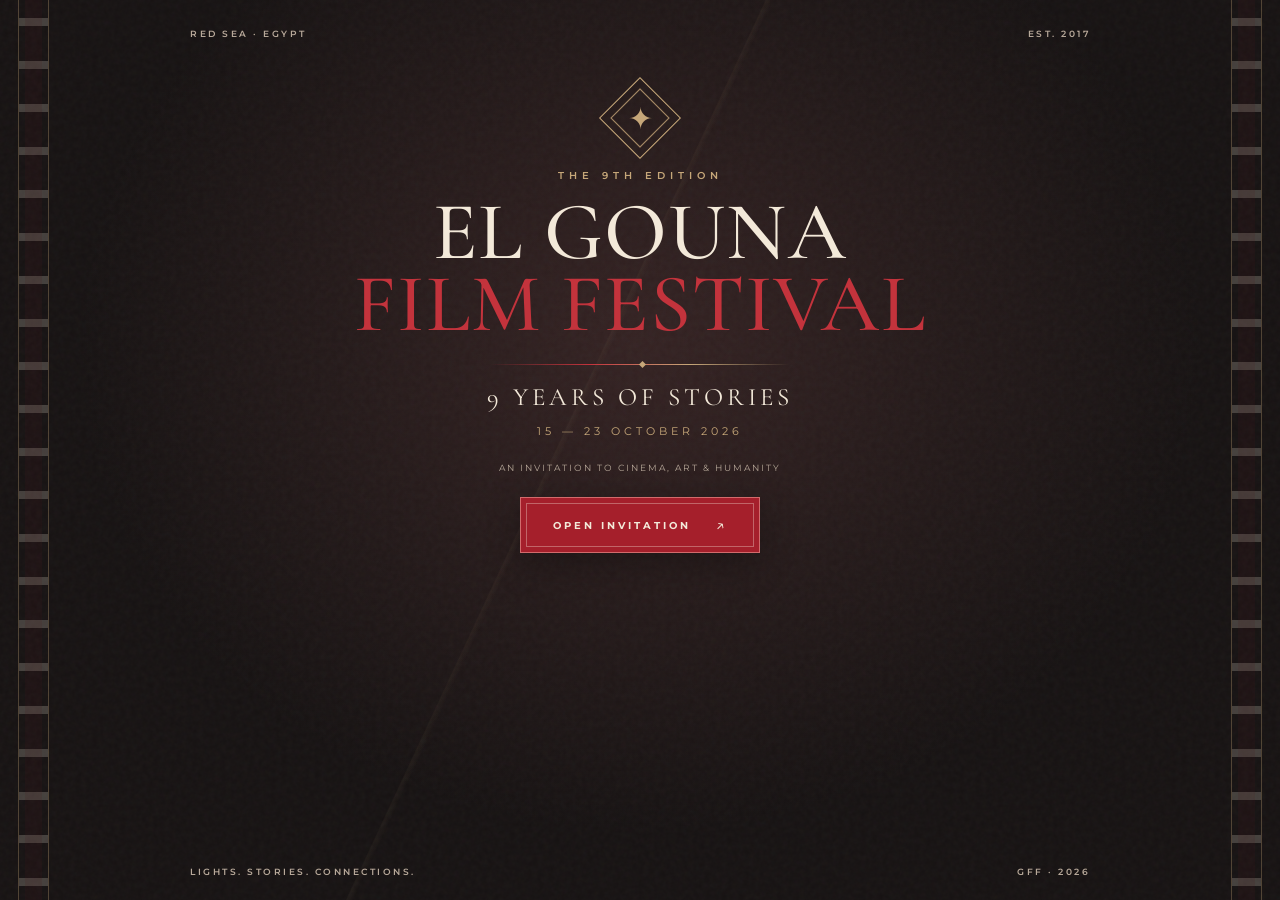
<file: index.html>
<!DOCTYPE html>
<html lang="en">
<head>
<meta charset="UTF-8">
<meta name="viewport" content="width=device-width, initial-scale=1.0">
<meta name="theme-color" content="#171313">
<title>El Gouna Film Festival | Invitation</title>
<link rel="stylesheet" href="style.css">
</head>
<body class="cover-page">
  <div class="filmstrip filmstrip-left" aria-hidden="true"></div>
  <div class="filmstrip filmstrip-right" aria-hidden="true"></div>
  <div class="flash flash-one" aria-hidden="true"></div>
  <div class="flash flash-two" aria-hidden="true"></div>
  <div class="grain" aria-hidden="true"></div>
  <main class="cover-shell">
    <div class="topline"><span>RED SEA · EGYPT</span><span>EST. 2017</span></div>
    <div class="emblem" aria-hidden="true">
      <span class="emblem-ring"></span><span class="emblem-star">✦</span>
    </div>
    <p class="eyebrow">THE 9TH EDITION</p>
    <h1>EL GOUNA<br><span>FILM FESTIVAL</span></h1>
    <div class="red-rule"><span></span></div>
    <p class="tagline">9 YEARS OF STORIES</p>
    <p class="date-line">15 — 23 OCTOBER 2026</p>
    <p class="invitation-label">AN INVITATION TO CINEMA, ART &amp; HUMANITY</p>
    <a class="open-button" href="details.html">
      <span>OPEN INVITATION</span><b aria-hidden="true">↗</b>
    </a>
    <div class="bottomline"><span>LIGHTS. STORIES. CONNECTIONS.</span><span>GFF · 2026</span></div>
  </main>
  <script src="script.js"></script>
</body>
</html>
</file>
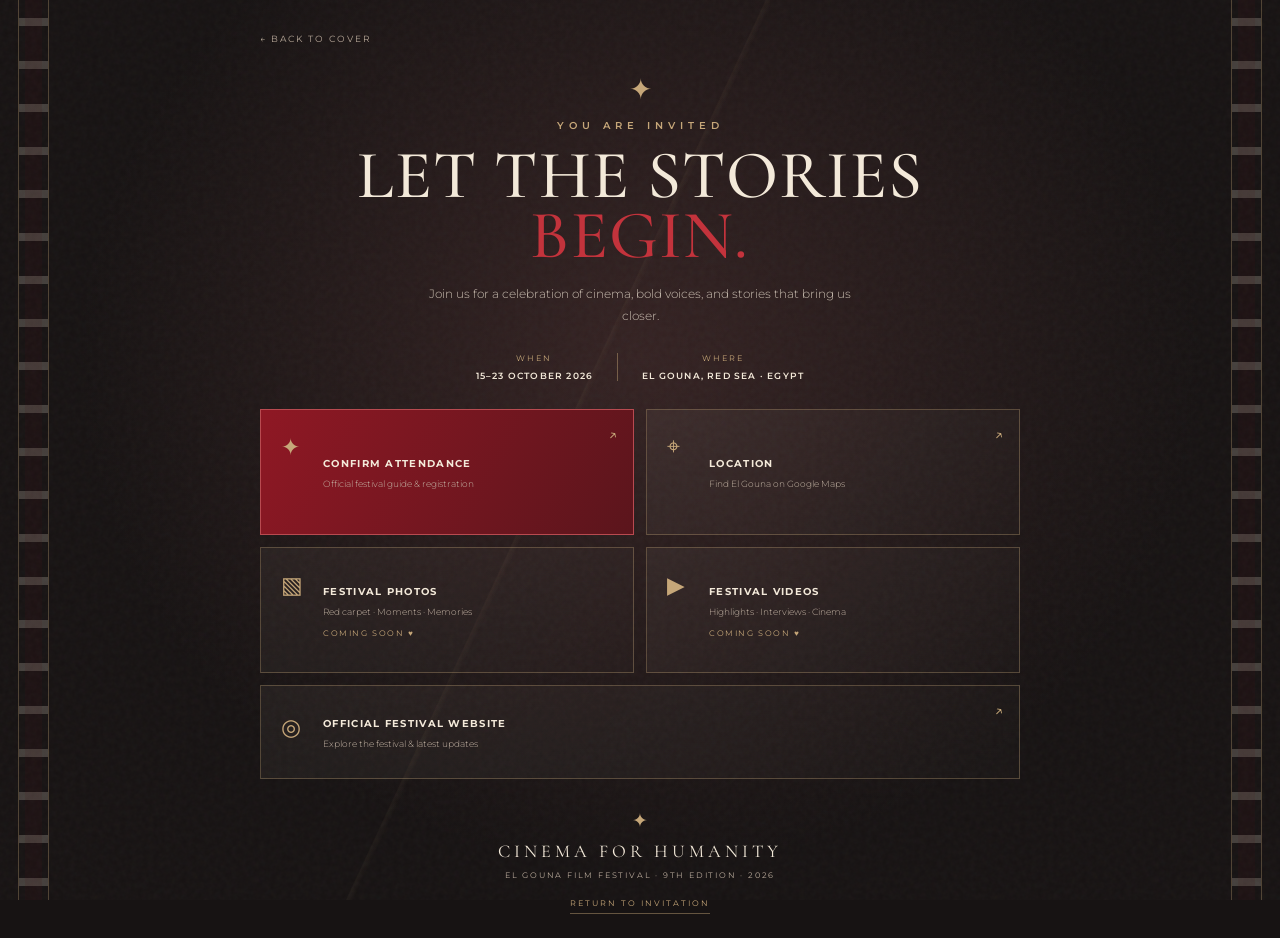
<file: details.html>
<!DOCTYPE html>
<html lang="en">
<head>
<meta charset="UTF-8">
<meta name="viewport" content="width=device-width, initial-scale=1.0">
<meta name="theme-color" content="#171313">
<title>Festival Details | El Gouna Film Festival</title>
<link rel="stylesheet" href="style.css">
</head>
<body class="details-page">
  <div class="filmstrip filmstrip-left" aria-hidden="true"></div>
  <div class="filmstrip filmstrip-right" aria-hidden="true"></div>
  <div class="flash flash-one" aria-hidden="true"></div>
  <div class="flash flash-two" aria-hidden="true"></div>
  <div class="grain" aria-hidden="true"></div>
  <main class="details-shell">
    <a class="back-link" href="index.html">← BACK TO COVER</a>
    <header class="details-header">
      <div class="mini-emblem">✦</div>
      <p class="eyebrow">YOU ARE INVITED</p>
      <h1>LET THE STORIES<br><span>BEGIN.</span></h1>
      <p class="intro">Join us for a celebration of cinema, bold voices, and stories that bring us closer.</p>
      <div class="event-meta">
        <div><small>WHEN</small><strong>15–23 OCTOBER 2026</strong></div>
        <i></i>
        <div><small>WHERE</small><strong>EL GOUNA, RED SEA · EGYPT</strong></div>
      </div>
    </header>

    <section class="button-grid" aria-label="Festival links">
      <a class="action-card primary" href="https://vp.eventival.com/elgounafilmfestival/9th-edition" target="_blank" rel="noopener noreferrer">
        <span class="action-icon">✦</span><span class="action-title">CONFIRM ATTENDANCE</span><span class="action-sub">Official festival guide &amp; registration</span><b>↗</b>
      </a>
      <a class="action-card" href="https://www.google.com/maps/search/?api=1&query=El+Gouna+Film+Festival%2C+El+Gouna%2C+Egypt" target="_blank" rel="noopener noreferrer">
        <span class="action-icon">⌖</span><span class="action-title">LOCATION</span><span class="action-sub">Find El Gouna on Google Maps</span><b>↗</b>
      </a>
      <button class="action-card coming-soon" type="button" data-coming="Festival photos are coming soon.">
        <span class="action-icon">▧</span><span class="action-title">FESTIVAL PHOTOS</span><span class="action-sub">Red carpet · Moments · Memories</span><em>COMING SOON ♥</em>
      </button>
      <button class="action-card coming-soon" type="button" data-coming="Festival videos are coming soon.">
        <span class="action-icon">▶</span><span class="action-title">FESTIVAL VIDEOS</span><span class="action-sub">Highlights · Interviews · Cinema</span><em>COMING SOON ♥</em>
      </button>
      <a class="action-card official" href="https://elgounafilmfestival.com/" target="_blank" rel="noopener noreferrer">
        <span class="action-icon">◎</span><span class="action-title">OFFICIAL FESTIVAL WEBSITE</span><span class="action-sub">Explore the festival &amp; latest updates</span><b>↗</b>
      </a>
    </section>
    <footer class="details-footer">
      <span class="footer-star">✦</span>
      <p>CINEMA FOR HUMANITY</p>
      <small>EL GOUNA FILM FESTIVAL · 9TH EDITION · 2026</small>
      <a href="index.html">RETURN TO INVITATION</a>
    </footer>
  </main>
  <div class="toast" role="status" aria-live="polite"></div>
  <script src="script.js"></script>
</body>
</html>
</file>
<file: style.css>
@import url('https://fonts.googleapis.com/css2?family=Cormorant+Garamond:wght@400;500;600;700&family=Montserrat:wght@300;400;500;600;700&display=swap');
:root{--ink:#171313;--ink2:#211a19;--cream:#f3e9d9;--cream2:#e8d8c4;--red:#a51f2b;--red2:#c3333c;--gold:#c6a779;--muted:#b8a99a}
*{box-sizing:border-box}
html{min-height:100%;background:var(--ink)}
body{margin:0;min-height:100vh;background:radial-gradient(ellipse at 50% 38%,#352323 0%,var(--ink) 62%);color:var(--cream);font-family:Montserrat,Arial,sans-serif;overflow-x:hidden;position:relative}
body:before{content:"";position:fixed;inset:0;pointer-events:none;background:linear-gradient(115deg,transparent 0 45%,rgba(198,167,121,.055) 45.1%,transparent 45.5% 100%);z-index:0}
.grain{position:fixed;inset:0;pointer-events:none;opacity:.09;z-index:1;background-image:url("data:image/svg+xml,%3Csvg viewBox='0 0 180 180' xmlns='http://www.w3.org/2000/svg'%3E%3Cfilter id='n'%3E%3CfeTurbulence type='fractalNoise' baseFrequency='.9' numOctaves='3' stitchTiles='stitch'/%3E%3C/filter%3E%3Crect width='100%25' height='100%25' filter='url(%23n)' opacity='.4'/%3E%3C/svg%3E")}
.filmstrip{position:fixed;top:0;bottom:0;width:31px;z-index:2;opacity:.32;border-left:1px solid var(--gold);border-right:1px solid var(--gold);background:repeating-linear-gradient(to bottom,transparent 0 18px,rgba(243,233,217,.65) 18px 26px,transparent 26px 43px);pointer-events:none}
.filmstrip:after{content:"";position:absolute;inset:0 6px;background:rgba(165,31,43,.16)}
.filmstrip-left{left:18px}.filmstrip-right{right:18px}
.flash{position:fixed;width:170px;height:170px;border-radius:50%;pointer-events:none;z-index:0;background:radial-gradient(circle,rgba(255,244,221,.72) 0%,rgba(255,238,210,.18) 25%,transparent 70%);opacity:0;animation:cameraFlash 8s infinite}
.flash-one{top:10%;right:12%;animation-delay:1s}.flash-two{bottom:12%;left:13%;animation-delay:4.5s}
@keyframes cameraFlash{0%,7%,100%{opacity:0;transform:scale(.75)}2%{opacity:.8;transform:scale(1.15)}4%{opacity:.12;transform:scale(1.3)}}
.cover-shell,.details-shell{position:relative;z-index:3;width:min(900px,calc(100% - 100px));margin:0 auto}
.cover-shell{min-height:100svh;display:flex;flex-direction:column;align-items:center;text-align:center;padding:28px 0 23px}
.topline,.bottomline{width:100%;display:flex;justify-content:space-between;gap:16px;font-size:9px;letter-spacing:2.5px;color:var(--muted);font-weight:600}
.emblem{width:68px;height:68px;margin:clamp(22px,5vh,46px) auto 17px;position:relative;display:grid;place-items:center;color:var(--gold)}
.emblem-ring{position:absolute;inset:5px;border:1px solid var(--gold);transform:rotate(45deg)}
.emblem-ring:before,.emblem-ring:after{content:"";position:absolute;inset:7px;border:1px solid rgba(198,167,121,.55)}
.emblem-star{font-size:30px}
.eyebrow{font-size:10px;letter-spacing:5px;font-weight:600;color:var(--gold);margin:0 0 14px}
h1{font-family:"Cormorant Garamond",Georgia,serif;font-size:clamp(42px,8vw,82px);line-height:.88;letter-spacing:1.2px;font-weight:500;margin:0;color:var(--cream)}
h1 span{color:var(--red2)}
.red-rule{height:1px;width:min(300px,55%);background:linear-gradient(90deg,transparent,var(--red2),var(--gold),transparent);margin:24px auto 17px;position:relative}
.red-rule span{position:absolute;width:5px;height:5px;background:var(--gold);left:50%;top:-2px;transform:rotate(45deg)}
.tagline{font-family:"Cormorant Garamond",Georgia,serif;font-size:clamp(19px,3vw,25px);letter-spacing:4px;margin:0 0 12px}
.date-line{font-size:11px;letter-spacing:4px;color:var(--gold);margin:0 0 24px}
.invitation-label{font-size:9px;letter-spacing:2px;color:var(--muted);margin:0 0 24px}
.open-button{position:relative;display:inline-flex;align-items:center;justify-content:center;gap:24px;padding:17px 27px;min-width:240px;color:var(--cream);text-decoration:none;font-size:10px;font-weight:700;letter-spacing:3px;background:var(--red);border:1px solid #d16b6c;box-shadow:0 10px 35px rgba(0,0,0,.28);transition:transform .25s,background .25s,box-shadow .25s}
.open-button:before{content:"";position:absolute;inset:5px;border:1px solid rgba(243,233,217,.35);pointer-events:none}
.open-button:hover{transform:translateY(-3px);background:var(--red2);box-shadow:0 12px 35px rgba(165,31,43,.3)}
.open-button b{font-size:17px;font-weight:400}
.bottomline{margin-top:auto;padding-top:30px}
.details-shell{max-width:760px;padding:27px 0 24px}
.back-link{display:inline-block;color:var(--muted);font-size:9px;letter-spacing:2px;text-decoration:none;margin-bottom:28px;transition:color .2s}
.back-link:hover{color:var(--cream)}
.details-header{text-align:center;padding:0 8px 28px}
.mini-emblem{color:var(--gold);font-size:28px;margin-bottom:13px}
.details-header h1{font-size:clamp(44px,7vw,68px);margin-bottom:17px}
.intro{max-width:440px;margin:0 auto;color:#c9bdb0;font-size:12px;line-height:1.9;font-weight:300}
.event-meta{display:flex;align-items:center;justify-content:center;gap:24px;margin-top:25px}
.event-meta div{display:flex;flex-direction:column;gap:7px}
.event-meta small{font-size:8px;letter-spacing:2px;color:var(--gold)}
.event-meta strong{font-size:9px;letter-spacing:1.2px;font-weight:600}
.event-meta i{height:28px;width:1px;background:rgba(198,167,121,.45)}
.button-grid{display:grid;grid-template-columns:1fr 1fr;gap:12px}
.action-card{min-height:126px;position:relative;display:flex;flex-direction:column;align-items:flex-start;justify-content:center;text-align:left;gap:7px;padding:20px 20px 18px 62px;border:1px solid rgba(198,167,121,.32);background:linear-gradient(135deg,rgba(243,233,217,.055),rgba(243,233,217,.015));color:var(--cream);text-decoration:none;font-family:Montserrat,Arial,sans-serif;cursor:pointer;transition:transform .22s,border-color .22s,background .22s}
.action-card:hover{transform:translateY(-3px);border-color:var(--gold);background:rgba(243,233,217,.07)}
.action-card.primary{background:linear-gradient(120deg,#8f1824,#5b151c);border-color:#b84a50}
.action-card.primary:hover{background:linear-gradient(120deg,#a51f2b,#741a23)}
.action-icon{position:absolute;left:20px;top:24px;color:var(--gold);font-size:23px;font-family:Georgia,serif}
.action-title{font-size:10px;letter-spacing:1.3px;font-weight:700}
.action-sub{font-size:9px;line-height:1.5;color:#c4b4a5;font-weight:300}
.action-card>b{position:absolute;right:15px;top:15px;font-weight:400;color:var(--gold)}
.action-card em{font-style:normal;font-size:8px;letter-spacing:1.6px;color:var(--gold);margin-top:2px}
.official{grid-column:1/-1;min-height:94px}
.official .action-icon{top:28px}
.details-footer{text-align:center;padding-top:30px}
.footer-star{font-size:19px;color:var(--gold)}
.details-footer p{font-family:"Cormorant Garamond",Georgia,serif;letter-spacing:4px;font-size:18px;margin:8px 0;color:var(--cream)}
.details-footer small{display:block;font-size:8px;letter-spacing:1.8px;color:var(--muted)}
.details-footer a{display:inline-block;margin-top:18px;color:var(--gold);font-size:8px;letter-spacing:2px;text-decoration:none;border-bottom:1px solid rgba(198,167,121,.45);padding-bottom:5px}
.toast{position:fixed;z-index:10;left:50%;bottom:25px;transform:translate(-50%,20px);opacity:0;pointer-events:none;background:var(--cream);color:var(--ink);padding:14px 20px;font-size:11px;letter-spacing:.3px;box-shadow:0 12px 35px #0008;transition:opacity .25s,transform .25s;width:max-content;max-width:calc(100% - 40px);text-align:center}
.toast.show{opacity:1;transform:translate(-50%,0)}
@media(max-width:600px){.cover-shell,.details-shell{width:calc(100% - 70px)}.filmstrip{width:15px}.filmstrip-left{left:7px}.filmstrip-right{right:7px}.topline,.bottomline{font-size:7px;letter-spacing:1.4px}.emblem{width:55px;height:55px;margin-top:clamp(24px,7vh,48px)}.eyebrow{font-size:8px;letter-spacing:3.5px}.date-line{font-size:9px;letter-spacing:2.5px}.invitation-label{font-size:8px;letter-spacing:1px}.open-button{min-width:220px;padding:16px 20px}.details-shell{padding-top:22px}.event-meta{gap:12px}.event-meta strong{font-size:8px;letter-spacing:.5px}.event-meta small{font-size:7px}.button-grid{grid-template-columns:1fr;gap:10px}.action-card{min-height:103px;padding-left:60px}.official{grid-column:auto}.details-header{padding-bottom:22px}.back-link{margin-bottom:22px}}
@media(prefers-reduced-motion:reduce){*,*:before,*:after{animation-duration:.01ms!important;animation-iteration-count:1!important;scroll-behavior:auto!important;transition:none!important}}
</file>
